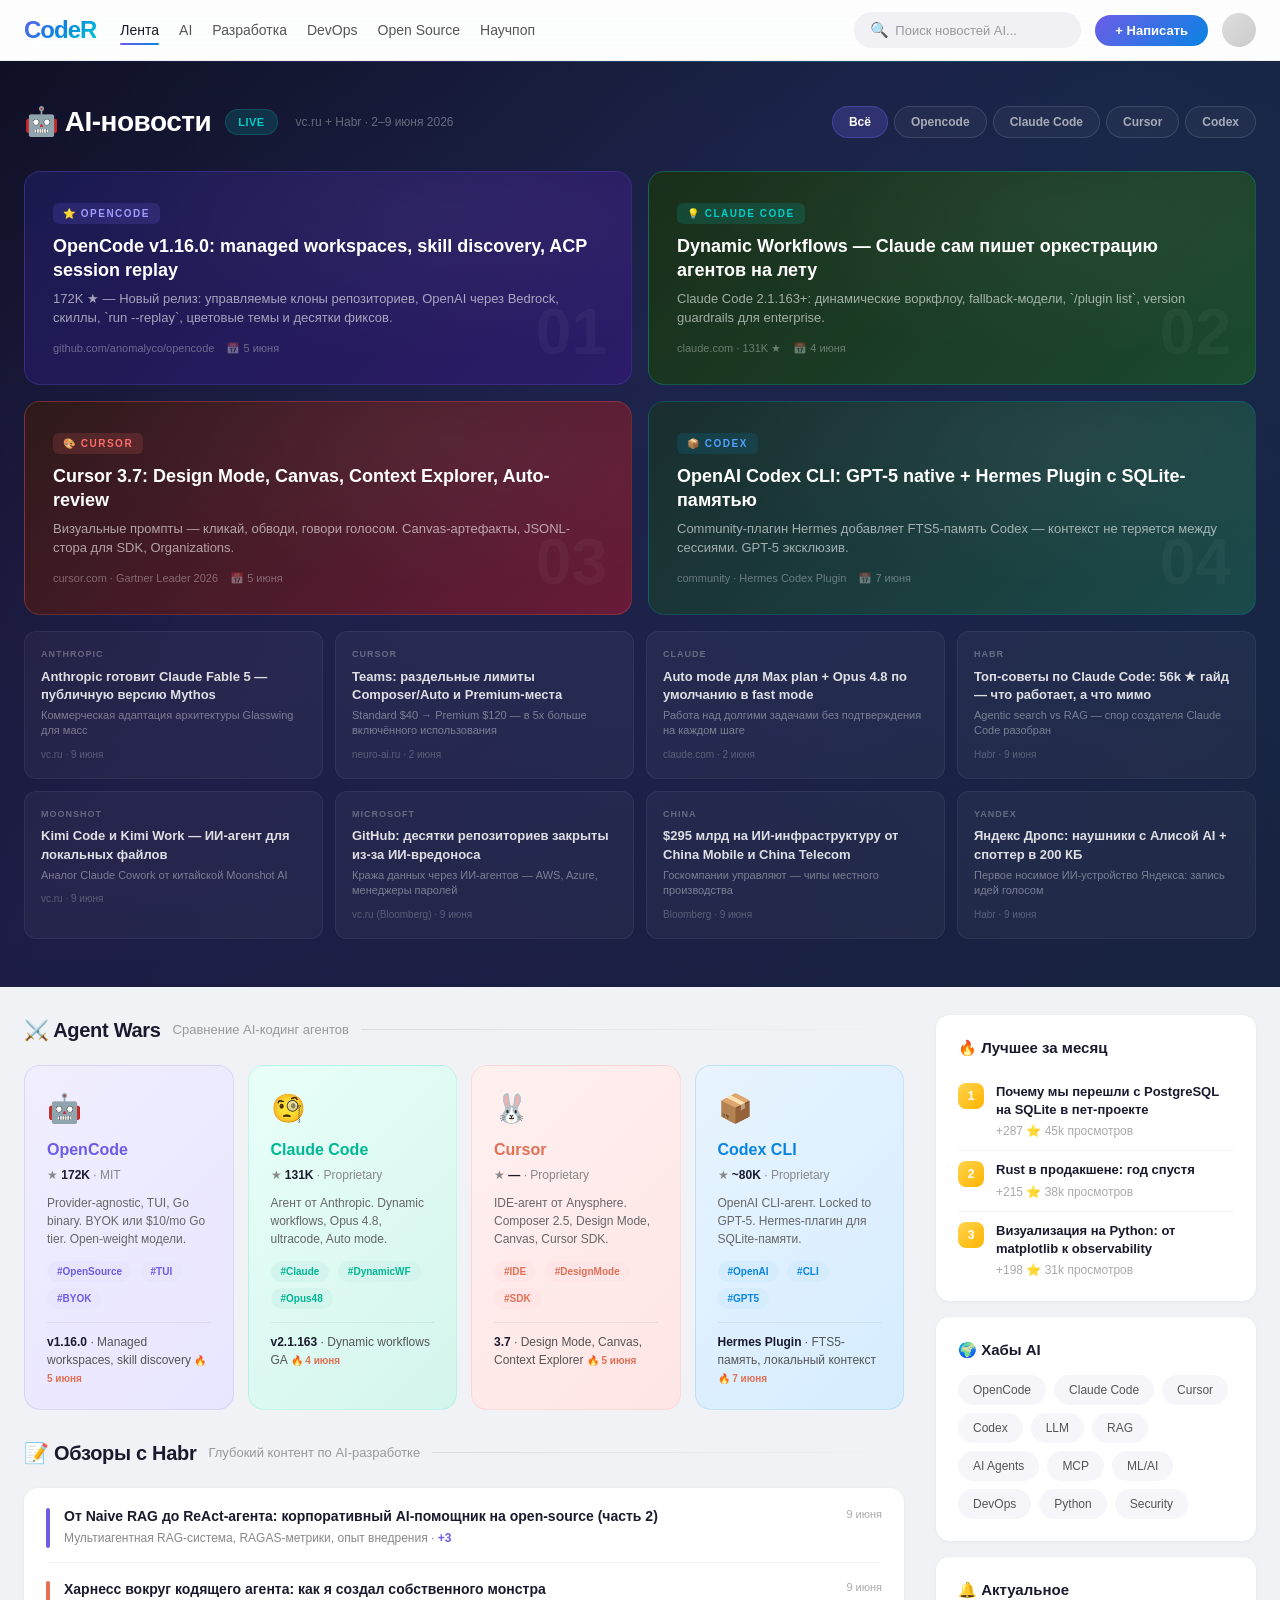
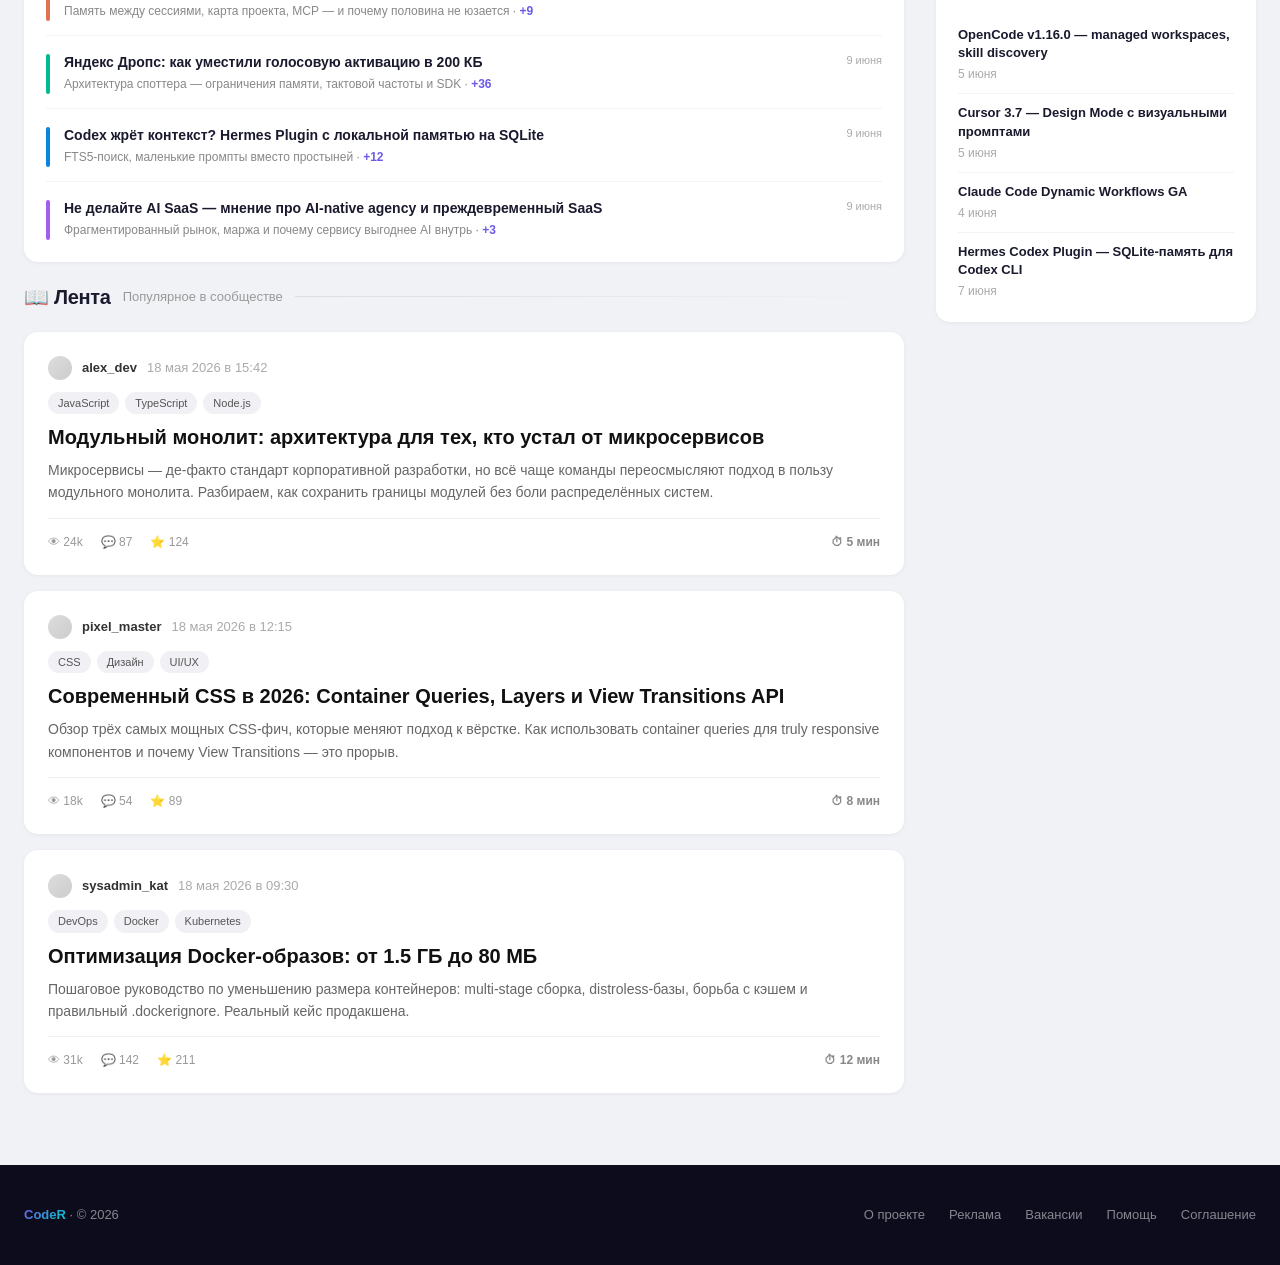
<file: index.html>
<!DOCTYPE html>
<html lang="ru">
<head>
  <meta charset="UTF-8">
  <meta name="viewport" content="width=device-width, initial-scale=1.0">
  <title>CodeR — AI News & Code</title>
  <style>
    *, *::before, *::after { box-sizing: border-box; margin: 0; padding: 0; }
    body {
      font-family: -apple-system, BlinkMacSystemFont, "Segoe UI", Roboto, "Helvetica Neue", Arial, sans-serif;
      background: #f0f2f5;
      color: #1a1a2e;
      line-height: 1.5;
    }
    a { text-decoration: none; color: inherit; }

    @keyframes fadeSlideUp {
      from { opacity: 0; transform: translateY(24px); }
      to { opacity: 1; transform: translateY(0); }
    }
    @keyframes shimmer {
      0% { background-position: -200% 0; }
      100% { background-position: 200% 0; }
    }
    @keyframes pulseGlow {
      0%, 100% { box-shadow: 0 0 8px rgba(100, 108, 255, 0.2); }
      50% { box-shadow: 0 0 24px rgba(100, 108, 255, 0.5); }
    }
    @keyframes float {
      0%, 100% { transform: translateY(0); }
      50% { transform: translateY(-6px); }
    }

    .animate-in { animation: fadeSlideUp 0.5s ease both; }

    /* Header */
    .header {
      background: rgba(255,255,255,0.85);
      backdrop-filter: blur(16px);
      -webkit-backdrop-filter: blur(16px);
      border-bottom: 1px solid rgba(0,0,0,0.06);
      position: sticky;
      top: 0;
      z-index: 100;
    }
    .header-inner {
      max-width: 1280px;
      margin: 0 auto;
      padding: 0 24px;
      display: flex;
      align-items: center;
      height: 60px;
      gap: 24px;
    }
    .logo {
      font-size: 24px;
      font-weight: 900;
      background: linear-gradient(135deg, #6c5ce7, #0984e3, #00cec9);
      -webkit-background-clip: text;
      -webkit-text-fill-color: transparent;
      background-clip: text;
      letter-spacing: -1px;
    }
    .nav { display: flex; gap: 20px; font-size: 14px; }
    .nav a { color: #555; font-weight: 500; position: relative; padding: 4px 0; transition: 0.2s; }
    .nav a::after {
      content: ''; position: absolute; bottom: 0; left: 0; width: 0; height: 2px;
      background: linear-gradient(90deg, #6c5ce7, #0984e3); transition: 0.3s; border-radius: 2px;
    }
    .nav a:hover::after, .nav a.active::after { width: 100%; }
    .nav a:hover, .nav a.active { color: #1a1a2e; }
    .header-right { margin-left: auto; display: flex; align-items: center; gap: 14px; }
    .search-box {
      display: flex; align-items: center;
      background: #f0f0f5; border-radius: 24px; padding: 0 16px; height: 36px; transition: 0.2s;
    }
    .search-box:focus-within { background: #e8e8f0; box-shadow: 0 0 0 2px rgba(108,92,231,0.15); }
    .search-box input {
      border: none; background: transparent; outline: none; font-size: 13px; width: 170px; color: #333;
    }
    .search-box input::placeholder { color: #999; }
    .search-box .icon { color: #999; font-size: 15px; margin-right: 6px; }
    .btn {
      font-size: 13px; font-weight: 600; padding: 8px 20px; border-radius: 24px; border: none; cursor: pointer;
      transition: all 0.25s;
    }
    .btn-primary {
      background: linear-gradient(135deg, #6c5ce7, #0984e3);
      color: #fff;
    }
    .btn-primary:hover { transform: translateY(-1px); box-shadow: 0 4px 16px rgba(108,92,231,0.35); }
    .avatar { width: 34px; height: 34px; border-radius: 50%; background: linear-gradient(135deg, #ddd, #ccc); cursor: pointer; }

    /* Hero — AI News */
    .hero-news {
      background: linear-gradient(135deg, #0c0c1d 0%, #1a1a3e 40%, #16213e 100%);
      padding: 40px 0 48px;
      position: relative;
      overflow: hidden;
    }
    .hero-news::before {
      content: '';
      position: absolute; top: -50%; left: -50%; width: 200%; height: 200%;
      background: radial-gradient(ellipse at 30% 50%, rgba(108,92,231,0.08) 0%, transparent 60%),
                  radial-gradient(ellipse at 70% 30%, rgba(0,206,201,0.06) 0%, transparent 50%);
    }
    .hero-news::after {
      content: '';
      position: absolute; top: 0; left: 0; right: 0; height: 1px;
      background: linear-gradient(90deg, transparent, rgba(108,92,231,0.3), rgba(0,206,201,0.3), transparent);
    }
    .hero-inner {
      max-width: 1280px; margin: 0 auto; padding: 0 24px; position: relative; z-index: 1;
    }
    .hero-top {
      display: flex; justify-content: space-between; align-items: center; margin-bottom: 28px;
    }
    .hero-title {
      display: flex; align-items: center; gap: 14px;
    }
    .hero-title h1 {
      font-size: 28px; font-weight: 800; color: #fff; letter-spacing: -0.5px;
    }
    .hero-title .badge {
      font-size: 11px; font-weight: 700; padding: 4px 12px; border-radius: 20px;
      background: rgba(0,206,201,0.15); color: #00cec9; border: 1px solid rgba(0,206,201,0.2);
      letter-spacing: 0.5px;
    }
    .hero-tabs {
      display: flex; gap: 6px;
    }
    .hero-tab {
      font-size: 12px; font-weight: 600; padding: 6px 16px; border-radius: 20px;
      border: 1px solid rgba(255,255,255,0.12); background: rgba(255,255,255,0.04);
      color: rgba(255,255,255,0.6); cursor: pointer; transition: 0.2s;
    }
    .hero-tab.active, .hero-tab:hover {
      background: rgba(108,92,231,0.25); border-color: rgba(108,92,231,0.4); color: #fff;
    }

    /* Featured news card */
    .featured-news {
      display: grid; grid-template-columns: 1fr 1fr; gap: 16px; margin-bottom: 16px;
    }
    .featured-card {
      border-radius: 16px; padding: 28px; position: relative; overflow: hidden;
      cursor: pointer; transition: all 0.35s;
      animation: fadeSlideUp 0.5s ease both;
    }
    .featured-card:nth-child(1) { animation-delay: 0.05s; }
    .featured-card:nth-child(2) { animation-delay: 0.1s; }
    .featured-card::before {
      content: ''; position: absolute; inset: 0; opacity: 0.15;
      background: radial-gradient(ellipse at 70% 20%, rgba(255,255,255,0.3) 0%, transparent 60%);
    }
    .featured-card:hover { transform: translateY(-3px); }
    .featured-card.fc-opencode {
      background: linear-gradient(135deg, #1a1a4e, #2d1b69);
      border: 1px solid rgba(108,92,231,0.25);
    }
    .featured-card.fc-opencode:hover { box-shadow: 0 8px 32px rgba(108,92,231,0.3); }
    .featured-card.fc-claude {
      background: linear-gradient(135deg, #1a2e1a, #1b4a2e);
      border: 1px solid rgba(0,206,201,0.25);
    }
    .featured-card.fc-claude:hover { box-shadow: 0 8px 32px rgba(0,206,201,0.3); }
    .featured-card.fc-cursor {
      background: linear-gradient(135deg, #2e1a1a, #691b3a);
      border: 1px solid rgba(255,107,107,0.25);
    }
    .featured-card.fc-cursor:hover { box-shadow: 0 8px 32px rgba(255,107,107,0.3); }
    .featured-card.fc-codex {
      background: linear-gradient(135deg, #1a2e2e, #1b4a4a);
      border: 1px solid rgba(0,150,200,0.25);
    }
    .featured-card.fc-codex:hover { box-shadow: 0 8px 32px rgba(0,150,200,0.3); }

    .fc-label {
      font-size: 10px; font-weight: 700; letter-spacing: 1.5px; text-transform: uppercase;
      margin-bottom: 10px; display: inline-block; padding: 3px 10px; border-radius: 6px;
    }
    .fc-label.lb-opencode { background: rgba(108,92,231,0.2); color: #a29bfe; }
    .fc-label.lb-claude { background: rgba(0,206,201,0.15); color: #00cec9; }
    .fc-label.lb-cursor { background: rgba(255,107,107,0.15); color: #ff6b6b; }
    .fc-label.lb-codex { background: rgba(0,150,200,0.15); color: #54a0ff; }

    .fc-title { font-size: 18px; font-weight: 700; color: #fff; line-height: 1.35; margin-bottom: 6px; }
    .fc-desc { font-size: 13px; color: rgba(255,255,255,0.6); line-height: 1.5; margin-bottom: 12px; }
    .fc-meta { font-size: 11px; color: rgba(255,255,255,0.35); display: flex; gap: 12px; }
    .fc-meta span { display: flex; align-items: center; gap: 4px; }
    .fc-number {
      position: absolute; bottom: 20px; right: 24px;
      font-size: 64px; font-weight: 900; color: rgba(255,255,255,0.04);
      line-height: 1; user-select: none;
    }

    /* News Grid */
    .news-grid {
      display: grid; grid-template-columns: repeat(4, 1fr); gap: 12px;
    }
    .news-card {
      background: rgba(255,255,255,0.04); border: 1px solid rgba(255,255,255,0.06);
      border-radius: 12px; padding: 16px; cursor: pointer; transition: all 0.3s;
      animation: fadeSlideUp 0.5s ease both;
    }
    .news-card:nth-child(1) { animation-delay: 0.1s; }
    .news-card:nth-child(2) { animation-delay: 0.14s; }
    .news-card:nth-child(3) { animation-delay: 0.18s; }
    .news-card:nth-child(4) { animation-delay: 0.22s; }
    .news-card:nth-child(5) { animation-delay: 0.26s; }
    .news-card:nth-child(6) { animation-delay: 0.30s; }
    .news-card:nth-child(7) { animation-delay: 0.34s; }
    .news-card:nth-child(8) { animation-delay: 0.38s; }
    .news-card:hover { background: rgba(255,255,255,0.08); transform: translateY(-2px); }
    .nc-source {
      font-size: 9px; font-weight: 700; letter-spacing: 1px; text-transform: uppercase;
      color: rgba(255,255,255,0.3); margin-bottom: 6px;
    }
    .nc-title { font-size: 13px; font-weight: 600; color: rgba(255,255,255,0.85); line-height: 1.4; margin-bottom: 4px; }
    .nc-desc { font-size: 11px; color: rgba(255,255,255,0.4); line-height: 1.4; }
    .nc-time { font-size: 10px; color: rgba(255,255,255,0.25); margin-top: 8px; }

    /* Container */
    .container { max-width: 1280px; margin: 0 auto; padding: 28px 24px; display: flex; gap: 32px; }
    .main-content { flex: 1; min-width: 0; }
    .sidebar { width: 320px; flex-shrink: 0; }

    /* Section title */
    .section-header {
      display: flex; align-items: center; gap: 12px; margin-bottom: 20px;
    }
    .section-header h2 {
      font-size: 20px; font-weight: 800; color: #1a1a2e; letter-spacing: -0.3px;
    }
    .section-header .count {
      font-size: 13px; color: #999; font-weight: 400;
    }
    .section-line {
      flex: 1; height: 1px; background: linear-gradient(90deg, #ddd, transparent);
    }

    /* Agent Wars */
    .agent-wars {
      display: grid; grid-template-columns: repeat(4, 1fr); gap: 14px; margin-bottom: 28px;
    }
    .agent-card {
      border-radius: 16px; padding: 22px; position: relative; overflow: hidden;
      cursor: pointer; transition: all 0.35s;
    }
    .agent-card:hover { transform: translateY(-4px); }
    .agent-card.ac-opencode {
      background: linear-gradient(135deg, #f0eeff, #e8e5ff);
      border: 1px solid rgba(108,92,231,0.15);
    }
    .agent-card.ac-opencode:hover { box-shadow: 0 8px 28px rgba(108,92,231,0.15); }
    .agent-card.ac-claude {
      background: linear-gradient(135deg, #e8fff8, #d4f5ed);
      border: 1px solid rgba(0,206,201,0.15);
    }
    .agent-card.ac-claude:hover { box-shadow: 0 8px 28px rgba(0,206,201,0.15); }
    .agent-card.ac-cursor {
      background: linear-gradient(135deg, #fff0f0, #ffe5e5);
      border: 1px solid rgba(255,107,107,0.15);
    }
    .agent-card.ac-cursor:hover { box-shadow: 0 8px 28px rgba(255,107,107,0.15); }
    .agent-card.ac-codex {
      background: linear-gradient(135deg, #e8f4ff, #d5ecff);
      border: 1px solid rgba(0,150,200,0.15);
    }
    .agent-card.ac-codex:hover { box-shadow: 0 8px 28px rgba(0,150,200,0.15); }

    .ac-emoji { font-size: 28px; margin-bottom: 8px; }
    .ac-name { font-size: 16px; font-weight: 700; margin-bottom: 4px; }
    .ac-opencode .ac-name { color: #6c5ce7; }
    .ac-claude .ac-name { color: #00b894; }
    .ac-cursor .ac-name { color: #e17055; }
    .ac-codex .ac-name { color: #0984e3; }
    .ac-stars {
      font-size: 12px; color: #888; margin-bottom: 10px;
    }
    .ac-stars strong { color: #1a1a2e; }
    .ac-desc {
      font-size: 12px; color: #666; line-height: 1.5; margin-bottom: 10px;
    }
    .ac-tag {
      display: inline-block; font-size: 10px; font-weight: 600; padding: 3px 10px;
      border-radius: 12px; margin-right: 4px; margin-bottom: 3px;
    }
    .ac-tag.tag-green { background: #d4f5ed; color: #00b894; }
    .ac-tag.tag-purple { background: #e8e5ff; color: #6c5ce7; }
    .ac-tag.tag-red { background: #ffe5e5; color: #e17055; }
    .ac-tag.tag-blue { background: #d5ecff; color: #0984e3; }

    .ac-update {
      margin-top: 10px; padding-top: 10px; border-top: 1px solid rgba(0,0,0,0.06);
      font-size: 12px; color: #555;
    }
    .ac-update strong { color: #1a1a2e; }
    .ac-update .fresh { color: #e17055; font-weight: 600; font-size: 10px; }

    /* Post Card */
    .post {
      background: #fff; border-radius: 14px; padding: 24px; margin-bottom: 16px;
      box-shadow: 0 1px 4px rgba(0,0,0,0.05); transition: all 0.3s; cursor: pointer;
      animation: fadeSlideUp 0.4s ease both;
    }
    .post:hover { box-shadow: 0 6px 24px rgba(0,0,0,0.08); transform: translateY(-2px); }
    .post-meta { display: flex; align-items: center; gap: 10px; margin-bottom: 12px; font-size: 13px; color: #888; }
    .post-meta .avatar { width: 24px; height: 24px; }
    .post-meta .author { font-weight: 600; color: #333; }
    .post-meta .date { color: #aaa; }
    .post-tags { display: flex; gap: 6px; flex-wrap: wrap; margin-bottom: 10px; }
    .tag {
      font-size: 11px; background: #f0f0f5; color: #555; padding: 3px 10px; border-radius: 20px;
      font-weight: 500; transition: 0.2s;
    }
    .tag:hover { background: #e8e5ff; color: #6c5ce7; }
    .post-title {
      font-size: 20px; font-weight: 700; line-height: 1.35; margin-bottom: 8px; color: #111;
    }
    .post-title:hover { background: linear-gradient(135deg, #6c5ce7, #0984e3); -webkit-background-clip: text; -webkit-text-fill-color: transparent; background-clip: text; }
    .post-preview { font-size: 14px; color: #666; line-height: 1.6; margin-bottom: 14px; }
    .post-stats {
      display: flex; gap: 18px; font-size: 12px; color: #999; border-top: 1px solid #f0f0f0;
      padding-top: 14px;
    }
    .post-stats span { display: flex; align-items: center; gap: 5px; }
    .post-stats .views { margin-left: auto; font-weight: 600; color: #888; }

    /* Sidebar */
    .sidebar-block {
      background: #fff; border-radius: 14px; padding: 22px; margin-bottom: 16px;
      box-shadow: 0 1px 4px rgba(0,0,0,0.05);
    }
    .sidebar-title {
      font-size: 15px; font-weight: 700; margin-bottom: 14px; color: #1a1a2e;
      display: flex; align-items: center; gap: 8px;
    }
    .sidebar-title .count { color: #999; font-weight: 400; font-size: 13px; margin-left: auto; }
    .sidebar-item {
      display: flex; gap: 12px; padding: 10px 0; border-bottom: 1px solid #f3f3f3; align-items: flex-start;
    }
    .sidebar-item:last-child { border: none; padding-bottom: 0; }
    .sidebar-item .rank {
      width: 26px; height: 26px; border-radius: 8px; background: #f0f0f5;
      display: flex; align-items: center; justify-content: center;
      font-size: 12px; font-weight: 700; color: #999; flex-shrink: 0;
    }
    .sidebar-item .rank.top { background: linear-gradient(135deg, #ffd54f, #ffb300); color: #fff; }
    .sidebar-item .content { flex: 1; min-width: 0; }
    .sidebar-item .title { font-size: 13px; font-weight: 600; color: #1a1a2e; line-height: 1.4; }
    .sidebar-item .title:hover { color: #6c5ce7; }
    .sidebar-item .meta { font-size: 12px; color: #aaa; margin-top: 3px; }

    .topic-cloud { display: flex; flex-wrap: wrap; gap: 8px; }
    .topic-cloud .topic {
      font-size: 12px; color: #555; background: #f5f5fa; padding: 5px 14px; border-radius: 20px;
      transition: 0.2s; cursor: pointer; border: 1px solid transparent;
    }
    .topic-cloud .topic:hover { background: #e8e5ff; color: #6c5ce7; border-color: rgba(108,92,231,0.15); }

    /* Footer */
    .footer {
      background: #0c0c1d; padding: 40px 24px; margin-top: 28px; color: rgba(255,255,255,0.5);
    }
    .footer-inner {
      max-width: 1280px; margin: 0 auto; display: flex; justify-content: space-between;
      font-size: 13px;
    }
    .footer-nav { display: flex; gap: 24px; }
    .footer-nav a { transition: 0.2s; }
    .footer-nav a:hover { color: #a29bfe; }
    .footer-logo {
      font-weight: 800; background: linear-gradient(135deg, #6c5ce7, #00cec9);
      -webkit-background-clip: text; -webkit-text-fill-color: transparent; background-clip: text;
    }

    /* Responsive */
    @media (max-width: 1024px) {
      .news-grid { grid-template-columns: repeat(2, 1fr); }
      .agent-wars { grid-template-columns: repeat(2, 1fr); }
    }
    @media (max-width: 900px) {
      .sidebar { display: none; }
      .featured-news { grid-template-columns: 1fr; }
    }
    @media (max-width: 640px) {
      .header-inner { flex-wrap: wrap; height: auto; padding: 10px 16px; gap: 8px; }
      .header-right { margin-left: 0; width: 100%; }
      .search-box { flex: 1; }
      .search-box input { width: 100%; }
      .nav { order: 3; width: 100%; overflow-x: auto; padding-bottom: 6px; gap: 14px; }
      .news-grid { grid-template-columns: 1fr; }
      .agent-wars { grid-template-columns: 1fr; }
      .hero-title h1 { font-size: 20px; }
      .hero-top { flex-direction: column; align-items: flex-start; gap: 12px; }
    }
  </style>
</head>
<body>

<!-- Header -->
<header class="header">
  <div class="header-inner">
    <a href="#" class="logo">CodeR</a>
    <nav class="nav">
      <a href="#" class="active">Лента</a>
      <a href="#">AI</a>
      <a href="#">Разработка</a>
      <a href="#">DevOps</a>
      <a href="#">Open Source</a>
      <a href="#">Научпоп</a>
    </nav>
    <div class="header-right">
      <div class="search-box">
        <span class="icon">&#x1F50D;</span>
        <input type="text" placeholder="Поиск новостей AI...">
      </div>
      <button class="btn btn-primary">+ Написать</button>
      <div class="avatar"></div>
    </div>
  </div>
</header>

<!-- Hero: AI News Section -->
<section class="hero-news">
  <div class="hero-inner">
    <div class="hero-top">
      <div class="hero-title">
        <h1>&#x1F916; AI-новости</h1>
        <span class="badge">LIVE</span>
        <span style="font-size:12px;color:rgba(255,255,255,0.35);margin-left:4px;">vc.ru + Habr &middot; 2–9 июня 2026</span>
      </div>
      <div class="hero-tabs">
        <span class="hero-tab active">Всё</span>
        <span class="hero-tab">Opencode</span>
        <span class="hero-tab">Claude Code</span>
        <span class="hero-tab">Cursor</span>
        <span class="hero-tab">Codex</span>
      </div>
    </div>

    <!-- Featured (Opencode, Claude Code, Cursor, Codex) -->
    <div class="featured-news">
      <div class="featured-card fc-opencode">
        <span class="fc-label lb-opencode">&#x2B50; OPEnCODE</span>
        <div class="fc-title">OpenCode v1.16.0: managed workspaces, skill discovery, ACP session replay</div>
        <div class="fc-desc">172K &#x2605; — Новый релиз: управляемые клоны репозиториев, OpenAI через Bedrock, скиллы, `run --replay`, цветовые темы и десятки фиксов.</div>
        <div class="fc-meta">
          <span>github.com/anomalyco/opencode</span>
          <span>&#x1F4C5; 5 июня</span>
        </div>
        <div class="fc-number">01</div>
      </div>
      <div class="featured-card fc-claude">
        <span class="fc-label lb-claude">&#x1F4A1; CLAUDE CODE</span>
        <div class="fc-title">Dynamic Workflows — Claude сам пишет оркестрацию агентов на лету</div>
        <div class="fc-desc">Claude Code 2.1.163+: динамические воркфлоу, fallback-модели, `/plugin list`, version guardrails для enterprise.</div>
        <div class="fc-meta">
          <span>claude.com &middot; 131K &#x2605;</span>
          <span>&#x1F4C5; 4 июня</span>
        </div>
        <div class="fc-number">02</div>
      </div>
      <div class="featured-card fc-cursor">
        <span class="fc-label lb-cursor">&#x1F3A8; CURSOR</span>
        <div class="fc-title">Cursor 3.7: Design Mode, Canvas, Context Explorer, Auto-review</div>
        <div class="fc-desc">Визуальные промпты — кликай, обводи, говори голосом. Canvas-артефакты, JSONL-стора для SDK, Organizations.</div>
        <div class="fc-meta">
          <span>cursor.com &middot; Gartner Leader 2026</span>
          <span>&#x1F4C5; 5 июня</span>
        </div>
        <div class="fc-number">03</div>
      </div>
      <div class="featured-card fc-codex">
        <span class="fc-label lb-codex">&#x1F4E6; CODEX</span>
        <div class="fc-title">OpenAI Codex CLI: GPT-5 native + Hermes Plugin с SQLite-памятью</div>
        <div class="fc-desc">Community-плагин Hermes добавляет FTS5-память Codex — контекст не теряется между сессиями. GPT-5 эксклюзив.</div>
        <div class="fc-meta">
          <span>community &middot; Hermes Codex Plugin</span>
          <span>&#x1F4C5; 7 июня</span>
        </div>
        <div class="fc-number">04</div>
      </div>
    </div>

    <!-- News Grid (8 cards) -->
    <div class="news-grid">
      <div class="news-card">
        <div class="nc-source">Anthropic</div>
        <div class="nc-title">Anthropic готовит Claude Fable 5 — публичную версию Mythos</div>
        <div class="nc-desc">Коммерческая адаптация архитектуры Glasswing для масс</div>
        <div class="nc-time">vc.ru &middot; 9 июня</div>
      </div>
      <div class="news-card">
        <div class="nc-source">Cursor</div>
        <div class="nc-title">Teams: раздельные лимиты Composer/Auto и Premium-места</div>
        <div class="nc-desc">Standard $40 → Premium $120 — в 5x больше включённого использования</div>
        <div class="nc-time">neuro-ai.ru &middot; 2 июня</div>
      </div>
      <div class="news-card">
        <div class="nc-source">Claude</div>
        <div class="nc-title">Auto mode для Max plan + Opus 4.8 по умолчанию в fast mode</div>
        <div class="nc-desc">Работа над долгими задачами без подтверждения на каждом шаге</div>
        <div class="nc-time">claude.com &middot; 2 июня</div>
      </div>
      <div class="news-card">
        <div class="nc-source">Habr</div>
        <div class="nc-title">Топ-советы по Claude Code: 56k &#x2605; гайд — что работает, а что мимо</div>
        <div class="nc-desc">Agentic search vs RAG — спор создателя Claude Code разобран</div>
        <div class="nc-time">Habr &middot; 9 июня</div>
      </div>
      <div class="news-card">
        <div class="nc-source">Moonshot</div>
        <div class="nc-title">Kimi Code и Kimi Work — ИИ-агент для локальных файлов</div>
        <div class="nc-desc">Аналог Claude Cowork от китайской Moonshot AI</div>
        <div class="nc-time">vc.ru &middot; 9 июня</div>
      </div>
      <div class="news-card">
        <div class="nc-source">Microsoft</div>
        <div class="nc-title">GitHub: десятки репозиториев закрыты из-за ИИ-вредоноса</div>
        <div class="nc-desc">Кража данных через ИИ-агентов — AWS, Azure, менеджеры паролей</div>
        <div class="nc-time">vc.ru (Bloomberg) &middot; 9 июня</div>
      </div>
      <div class="news-card">
        <div class="nc-source">China</div>
        <div class="nc-title">$295 млрд на ИИ-инфраструктуру от China Mobile и China Telecom</div>
        <div class="nc-desc">Госкомпании управляют — чипы местного производства</div>
        <div class="nc-time">Bloomberg &middot; 9 июня</div>
      </div>
      <div class="news-card">
        <div class="nc-source">Yandex</div>
        <div class="nc-title">Яндекс Дропс: наушники с Алисой AI + споттер в 200 КБ</div>
        <div class="nc-desc">Первое носимое ИИ-устройство Яндекса: запись идей голосом</div>
        <div class="nc-time">Habr &middot; 9 июня</div>
      </div>
    </div>
  </div>
</section>

<!-- Content -->
<div class="container">
  <main class="main-content">

    <!-- Agent Wars: Comparison -->
    <div class="section-header">
      <h2>&#x2694;&#xFE0F; Agent Wars</h2>
      <span class="count">Сравнение AI-кодинг агентов</span>
      <span class="section-line"></span>
    </div>
    <div class="agent-wars">
      <div class="agent-card ac-opencode">
        <div class="ac-emoji">&#x1F916;</div>
        <div class="ac-name">OpenCode</div>
        <div class="ac-stars">&#x2605; <strong>172K</strong> &middot; MIT</div>
        <div class="ac-desc">Provider-agnostic, TUI, Go binary. BYOK или $10/mo Go tier. Open-weight модели.</div>
        <div>
          <span class="ac-tag tag-purple">#OpenSource</span>
          <span class="ac-tag tag-purple">#TUI</span>
          <span class="ac-tag tag-purple">#BYOK</span>
        </div>
        <div class="ac-update">
          <strong>v1.16.0</strong> &middot; Managed workspaces, skill discovery <span class="fresh">&#x1F525; 5 июня</span>
        </div>
      </div>
      <div class="agent-card ac-claude">
        <div class="ac-emoji">&#x1F9D0;</div>
        <div class="ac-name">Claude Code</div>
        <div class="ac-stars">&#x2605; <strong>131K</strong> &middot; Proprietary</div>
        <div class="ac-desc">Агент от Anthropic. Dynamic workflows, Opus 4.8, ultracode, Auto mode.</div>
        <div>
          <span class="ac-tag tag-green">#Claude</span>
          <span class="ac-tag tag-green">#DynamicWF</span>
          <span class="ac-tag tag-green">#Opus48</span>
        </div>
        <div class="ac-update">
          <strong>v2.1.163</strong> &middot; Dynamic workflows GA <span class="fresh">&#x1F525; 4 июня</span>
        </div>
      </div>
      <div class="agent-card ac-cursor">
        <div class="ac-emoji">&#x1F430;</div>
        <div class="ac-name">Cursor</div>
        <div class="ac-stars">&#x2605; <strong>—</strong> &middot; Proprietary</div>
        <div class="ac-desc">IDE-агент от Anysphere. Composer 2.5, Design Mode, Canvas, Cursor SDK.</div>
        <div>
          <span class="ac-tag tag-red">#IDE</span>
          <span class="ac-tag tag-red">#DesignMode</span>
          <span class="ac-tag tag-red">#SDK</span>
        </div>
        <div class="ac-update">
          <strong>3.7</strong> &middot; Design Mode, Canvas, Context Explorer <span class="fresh">&#x1F525; 5 июня</span>
        </div>
      </div>
      <div class="agent-card ac-codex">
        <div class="ac-emoji">&#x1F4E6;</div>
        <div class="ac-name">Codex CLI</div>
        <div class="ac-stars">&#x2605; <strong>~80K</strong> &middot; Proprietary</div>
        <div class="ac-desc">OpenAI CLI-агент. Locked to GPT-5. Hermes-плагин для SQLite-памяти.</div>
        <div>
          <span class="ac-tag tag-blue">#OpenAI</span>
          <span class="ac-tag tag-blue">#CLI</span>
          <span class="ac-tag tag-blue">#GPT5</span>
        </div>
        <div class="ac-update">
          <strong>Hermes Plugin</strong> &middot; FTS5-память, локальный контекст <span class="fresh">&#x1F525; 7 июня</span>
        </div>
      </div>
    </div>

    <!-- More from Habr -->
    <div class="section-header">
      <h2>&#x1F4DD; Обзоры с Habr</h2>
      <span class="count">Глубокий контент по AI-разработке</span>
      <span class="section-line"></span>
    </div>
    <div style="background:#fff;border-radius:14px;padding:4px 22px 18px;margin-bottom:20px;box-shadow:0 1px 4px rgba(0,0,0,0.05);">
      <div style="display:flex;flex-direction:column;gap:2px;">
        <div style="display:flex;gap:14px;padding:14px 0;border-bottom:1px solid #f3f3f3;align-items:flex-start;">
          <div style="width:4px;border-radius:3px;background:#6c5ce7;flex-shrink:0;height:40px;margin-top:2px;"></div>
          <div style="flex:1;">
            <div style="font-size:14px;font-weight:600;color:#1a1a2e;margin-bottom:2px;">От Naive RAG до ReAct-агента: корпоративный AI-помощник на open-source (часть 2)</div>
            <div style="font-size:12px;color:#888;">Мультиагентная RAG-система, RAGAS-метрики, опыт внедрения &middot; <strong style="color:#6c5ce7;">+3</strong></div>
          </div>
          <div style="font-size:11px;color:#aaa;white-space:nowrap;">9 июня</div>
        </div>
        <div style="display:flex;gap:14px;padding:14px 0;border-bottom:1px solid #f3f3f3;align-items:flex-start;">
          <div style="width:4px;border-radius:3px;background:#e17055;flex-shrink:0;height:40px;margin-top:2px;"></div>
          <div style="flex:1;">
            <div style="font-size:14px;font-weight:600;color:#1a1a2e;margin-bottom:2px;">Харнесс вокруг кодящего агента: как я создал собственного монстра</div>
            <div style="font-size:12px;color:#888;">Память между сессиями, карта проекта, MCP — и почему половина не юзается &middot; <strong style="color:#6c5ce7;">+9</strong></div>
          </div>
          <div style="font-size:11px;color:#aaa;white-space:nowrap;">9 июня</div>
        </div>
        <div style="display:flex;gap:14px;padding:14px 0;border-bottom:1px solid #f3f3f3;align-items:flex-start;">
          <div style="width:4px;border-radius:3px;background:#00b894;flex-shrink:0;height:40px;margin-top:2px;"></div>
          <div style="flex:1;">
            <div style="font-size:14px;font-weight:600;color:#1a1a2e;margin-bottom:2px;">Яндекс Дропс: как уместили голосовую активацию в 200 КБ</div>
            <div style="font-size:12px;color:#888;">Архитектура споттера — ограничения памяти, тактовой частоты и SDK &middot; <strong style="color:#6c5ce7;">+36</strong></div>
          </div>
          <div style="font-size:11px;color:#aaa;white-space:nowrap;">9 июня</div>
        </div>
        <div style="display:flex;gap:14px;padding:14px 0;border-bottom:1px solid #f3f3f3;align-items:flex-start;">
          <div style="width:4px;border-radius:3px;background:#0984e3;flex-shrink:0;height:40px;margin-top:2px;"></div>
          <div style="flex:1;">
            <div style="font-size:14px;font-weight:600;color:#1a1a2e;margin-bottom:2px;">Codex жрёт контекст? Hermes Plugin с локальной памятью на SQLite</div>
            <div style="font-size:12px;color:#888;">FTS5-поиск, маленькие промпты вместо простыней &middot; <strong style="color:#6c5ce7;">+12</strong></div>
          </div>
          <div style="font-size:11px;color:#aaa;white-space:nowrap;">9 июня</div>
        </div>
        <div style="display:flex;gap:14px;padding:14px 0 4px;align-items:flex-start;">
          <div style="width:4px;border-radius:3px;background:#a55eea;flex-shrink:0;height:40px;margin-top:2px;"></div>
          <div style="flex:1;">
            <div style="font-size:14px;font-weight:600;color:#1a1a2e;margin-bottom:2px;">Не делайте AI SaaS — мнение про AI-native agency и преждевременный SaaS</div>
            <div style="font-size:12px;color:#888;">Фрагментированный рынок, маржа и почему сервису выгоднее AI внутрь &middot; <strong style="color:#6c5ce7;">+3</strong></div>
          </div>
          <div style="font-size:11px;color:#aaa;white-space:nowrap;">9 июня</div>
        </div>
      </div>
    </div>

    <!-- Posts -->
    <div class="section-header">
      <h2>&#x1F4D6; Лента</h2>
      <span class="count">Популярное в сообществе</span>
      <span class="section-line"></span>
    </div>

    <article class="post" style="animation-delay:0.1s;">
      <div class="post-meta">
        <div class="avatar"></div>
        <span class="author">alex_dev</span>
        <span class="date">18 мая 2026 в 15:42</span>
      </div>
      <div class="post-tags">
        <span class="tag">JavaScript</span>
        <span class="tag">TypeScript</span>
        <span class="tag">Node.js</span>
      </div>
      <h2 class="post-title">Модульный монолит: архитектура для тех, кто устал от микросервисов</h2>
      <p class="post-preview">
        Микросервисы — де-факто стандарт корпоративной разработки, но всё чаще команды переосмысляют подход в пользу модульного монолита. Разбираем, как сохранить границы модулей без боли распределённых систем.
      </p>
      <div class="post-stats">
        <span>&#x1F441; 24k</span>
        <span>&#x1F4AC; 87</span>
        <span>&#x2B50; 124</span>
        <span class="views">&#9201; 5 мин</span>
      </div>
    </article>

    <article class="post" style="animation-delay:0.15s;">
      <div class="post-meta">
        <div class="avatar"></div>
        <span class="author">pixel_master</span>
        <span class="date">18 мая 2026 в 12:15</span>
      </div>
      <div class="post-tags">
        <span class="tag">CSS</span>
        <span class="tag">Дизайн</span>
        <span class="tag">UI/UX</span>
      </div>
      <h2 class="post-title">Современный CSS в 2026: Container Queries, Layers и View Transitions API</h2>
      <p class="post-preview">
        Обзор трёх самых мощных CSS-фич, которые меняют подход к вёрстке. Как использовать container queries для truly responsive компонентов и почему View Transitions — это прорыв.
      </p>
      <div class="post-stats">
        <span>&#x1F441; 18k</span>
        <span>&#x1F4AC; 54</span>
        <span>&#x2B50; 89</span>
        <span class="views">&#9201; 8 мин</span>
      </div>
    </article>

    <article class="post" style="animation-delay:0.2s;">
      <div class="post-meta">
        <div class="avatar"></div>
        <span class="author">sysadmin_kat</span>
        <span class="date">18 мая 2026 в 09:30</span>
      </div>
      <div class="post-tags">
        <span class="tag">DevOps</span>
        <span class="tag">Docker</span>
        <span class="tag">Kubernetes</span>
      </div>
      <h2 class="post-title">Оптимизация Docker-образов: от 1.5 ГБ до 80 МБ</h2>
      <p class="post-preview">
        Пошаговое руководство по уменьшению размера контейнеров: multi-stage сборка, distroless-базы, борьба с кэшем и правильный .dockerignore. Реальный кейс продакшена.
      </p>
      <div class="post-stats">
        <span>&#x1F441; 31k</span>
        <span>&#x1F4AC; 142</span>
        <span>&#x2B50; 211</span>
        <span class="views">&#9201; 12 мин</span>
      </div>
    </article>
  </main>

  <!-- Sidebar -->
  <aside class="sidebar">
    <div class="sidebar-block">
      <div class="sidebar-title">&#x1F525; Лучшее за месяц</div>
      <div class="sidebar-item">
        <div class="rank top">1</div>
        <div class="content">
          <div class="title">Почему мы перешли с PostgreSQL на SQLite в пет-проекте</div>
          <div class="meta">+287 &#x2B50; 45k просмотров</div>
        </div>
      </div>
      <div class="sidebar-item">
        <div class="rank top">2</div>
        <div class="content">
          <div class="title">Rust в продакшене: год спустя</div>
          <div class="meta">+215 &#x2B50; 38k просмотров</div>
        </div>
      </div>
      <div class="sidebar-item">
        <div class="rank top">3</div>
        <div class="content">
          <div class="title">Визуализация на Python: от matplotlib к observability</div>
          <div class="meta">+198 &#x2B50; 31k просмотров</div>
        </div>
      </div>
    </div>

    <div class="sidebar-block">
      <div class="sidebar-title">&#x1F30D; Хабы AI</div>
      <div class="topic-cloud">
        <span class="topic">OpenCode</span>
        <span class="topic">Claude Code</span>
        <span class="topic">Cursor</span>
        <span class="topic">Codex</span>
        <span class="topic">LLM</span>
        <span class="topic">RAG</span>
        <span class="topic">AI Agents</span>
        <span class="topic">MCP</span>
        <span class="topic">ML/AI</span>
        <span class="topic">DevOps</span>
        <span class="topic">Python</span>
        <span class="topic">Security</span>
      </div>
    </div>

    <div class="sidebar-block">
      <div class="sidebar-title">&#x1F514; Актуальное</div>
      <div class="sidebar-item">
        <div class="content">
          <div class="title">OpenCode v1.16.0 — managed workspaces, skill discovery</div>
          <div class="meta">5 июня</div>
        </div>
      </div>
      <div class="sidebar-item">
        <div class="content">
          <div class="title">Cursor 3.7 — Design Mode с визуальными промптами</div>
          <div class="meta">5 июня</div>
        </div>
      </div>
      <div class="sidebar-item">
        <div class="content">
          <div class="title">Claude Code Dynamic Workflows GA</div>
          <div class="meta">4 июня</div>
        </div>
      </div>
      <div class="sidebar-item">
        <div class="content">
          <div class="title">Hermes Codex Plugin — SQLite-память для Codex CLI</div>
          <div class="meta">7 июня</div>
        </div>
      </div>
    </div>
  </aside>
</div>

<!-- Footer -->
<footer class="footer">
  <div class="footer-inner">
    <div><span class="footer-logo">CodeR</span> &middot; &copy; 2026</div>
    <div class="footer-nav">
      <a href="#">О проекте</a>
      <a href="#">Реклама</a>
      <a href="#">Вакансии</a>
      <a href="#">Помощь</a>
      <a href="#">Соглашение</a>
    </div>
  </div>
</footer>

</body>
</html>
</file>
